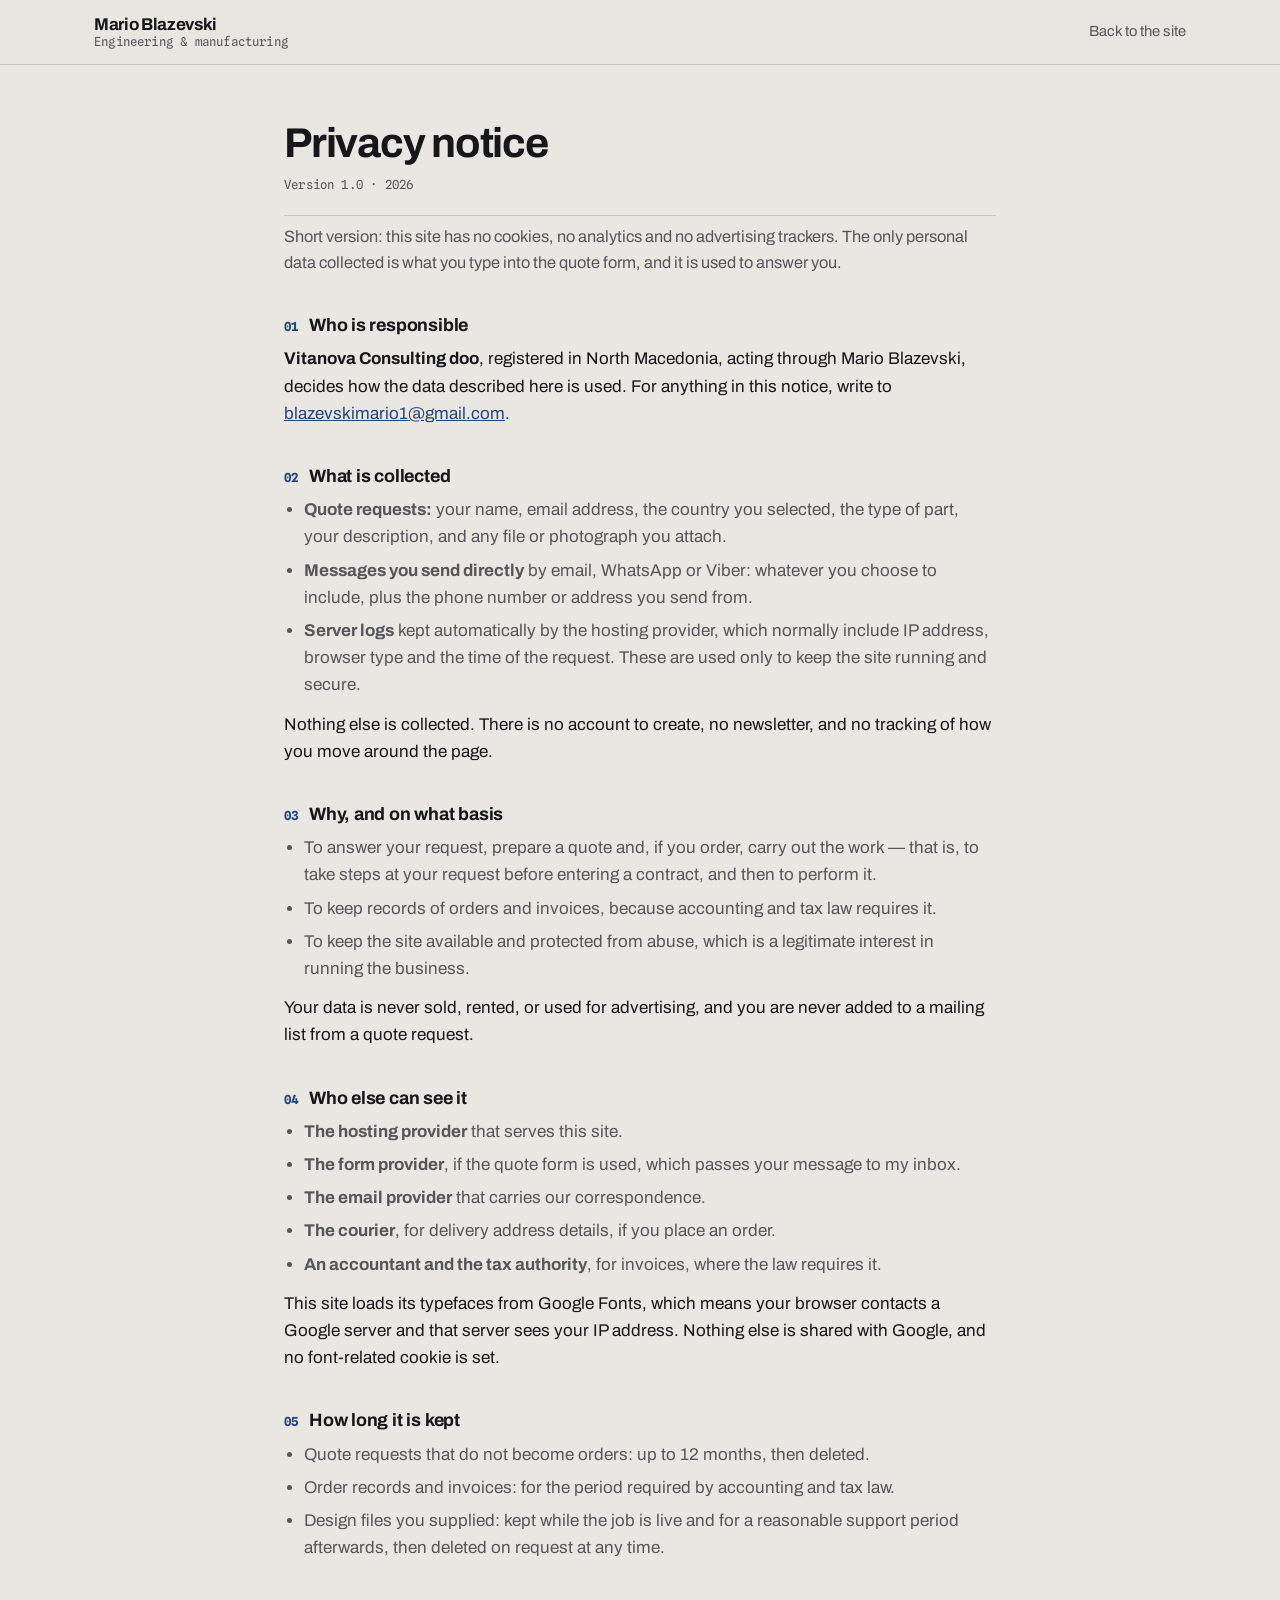
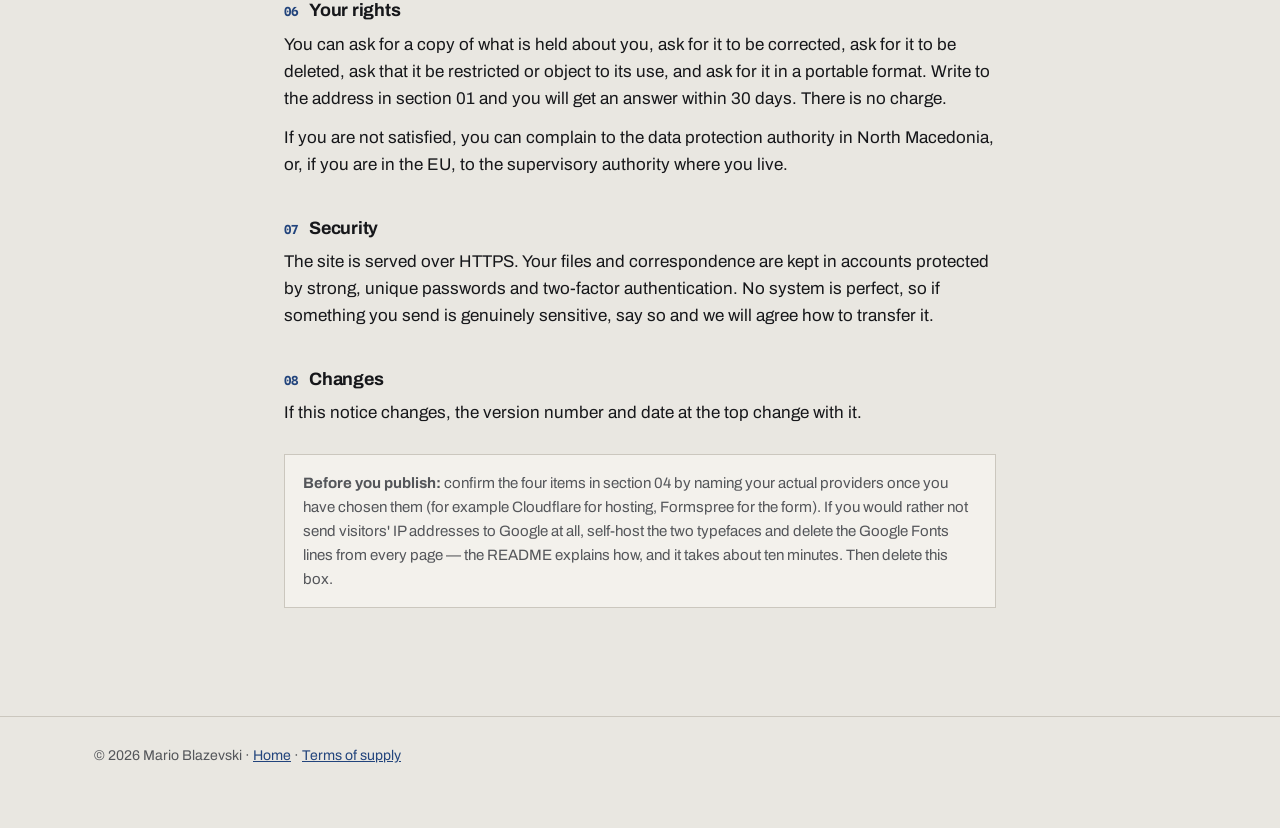
<file: privacy.html>
<!DOCTYPE html>
<html lang="en">
<head>
<meta charset="utf-8">
<meta name="viewport" content="width=device-width, initial-scale=1">
<title>Privacy notice — Mario Blazevski</title>
<meta name="description" content="What this site collects when you request a quote, why, how long it is kept, and your rights over it.">
<link rel="icon" href="/favicon.svg" type="image/svg+xml">
<link rel="preconnect" href="https://fonts.googleapis.com">
<link rel="preconnect" href="https://fonts.gstatic.com" crossorigin>
<link href="https://fonts.googleapis.com/css2?family=Archivo:wght@400;500;600;700&family=Spline+Sans+Mono:wght@400;500&display=swap" rel="stylesheet">
<link rel="stylesheet" href="doc.css">
</head>
<body>
<header>
  <div class="wrap">
    <a class="brand" href="index.html"><b>Mario Blazevski</b><span class="mono">Engineering &amp; manufacturing</span></a>
    <a class="back" href="index.html">Back to the site</a>
  </div>
</header>

<main>
<div class="wrap">
  <h1>Privacy notice</h1>
  <p class="meta mono">Version 1.0 · <span id="d">2026</span></p>
  <p class="lede">Short version: this site has no cookies, no analytics and no advertising trackers. The only personal data collected is what you type into the quote form, and it is used to answer you.</p>

  <h2><span class="num">01</span>Who is responsible</h2>
  <p><strong id="co">Vitanova Consulting doo</strong><span id="coid"></span>, registered in North Macedonia, acting through Mario Blazevski, decides how the data described here is used. For anything in this notice, write to <a id="mail" href="#">email</a>.</p>

  <h2><span class="num">02</span>What is collected</h2>
  <ul>
    <li><strong>Quote requests:</strong> your name, email address, the country you selected, the type of part, your description, and any file or photograph you attach.</li>
    <li><strong>Messages you send directly</strong> by email, WhatsApp or Viber: whatever you choose to include, plus the phone number or address you send from.</li>
    <li><strong>Server logs</strong> kept automatically by the hosting provider, which normally include IP address, browser type and the time of the request. These are used only to keep the site running and secure.</li>
  </ul>
  <p>Nothing else is collected. There is no account to create, no newsletter, and no tracking of how you move around the page.</p>

  <h2><span class="num">03</span>Why, and on what basis</h2>
  <ul>
    <li>To answer your request, prepare a quote and, if you order, carry out the work — that is, to take steps at your request before entering a contract, and then to perform it.</li>
    <li>To keep records of orders and invoices, because accounting and tax law requires it.</li>
    <li>To keep the site available and protected from abuse, which is a legitimate interest in running the business.</li>
  </ul>
  <p>Your data is never sold, rented, or used for advertising, and you are never added to a mailing list from a quote request.</p>

  <h2><span class="num">04</span>Who else can see it</h2>
  <ul>
    <li><strong>The hosting provider</strong> that serves this site.</li>
    <li><strong>The form provider</strong>, if the quote form is used, which passes your message to my inbox.</li>
    <li><strong>The email provider</strong> that carries our correspondence.</li>
    <li><strong>The courier</strong>, for delivery address details, if you place an order.</li>
    <li><strong>An accountant and the tax authority</strong>, for invoices, where the law requires it.</li>
  </ul>
  <p>This site loads its typefaces from Google Fonts, which means your browser contacts a Google server and that server sees your IP address. Nothing else is shared with Google, and no font-related cookie is set.</p>

  <h2><span class="num">05</span>How long it is kept</h2>
  <ul>
    <li>Quote requests that do not become orders: up to 12 months, then deleted.</li>
    <li>Order records and invoices: for the period required by accounting and tax law.</li>
    <li>Design files you supplied: kept while the job is live and for a reasonable support period afterwards, then deleted on request at any time.</li>
  </ul>

  <h2><span class="num">06</span>Your rights</h2>
  <p>You can ask for a copy of what is held about you, ask for it to be corrected, ask for it to be deleted, ask that it be restricted or object to its use, and ask for it in a portable format. Write to the address in section 01 and you will get an answer within 30 days. There is no charge.</p>
  <p>If you are not satisfied, you can complain to the data protection authority in North Macedonia, or, if you are in the EU, to the supervisory authority where you live.</p>

  <h2><span class="num">07</span>Security</h2>
  <p>The site is served over HTTPS. Your files and correspondence are kept in accounts protected by strong, unique passwords and two-factor authentication. No system is perfect, so if something you send is genuinely sensitive, say so and we will agree how to transfer it.</p>

  <h2><span class="num">08</span>Changes</h2>
  <p>If this notice changes, the version number and date at the top change with it.</p>

  <div class="note">
    <strong>Before you publish:</strong> confirm the four items in section 04 by naming your actual providers once you have chosen them (for example Cloudflare for hosting, Formspree for the form). If you would rather not send visitors' IP addresses to Google at all, self-host the two typefaces and delete the Google Fonts lines from every page — the README explains how, and it takes about ten minutes. Then delete this box.
  </div>
</div>
</main>

<footer>
  <div class="wrap">
    <p>© <span id="yr">2026</span> Mario Blazevski · <a href="index.html">Home</a> · <a href="terms.html">Terms of supply</a></p>
  </div>
</footer>

<script src="config.js"></script>
<script>
(function(){
  var C = window.SITE || {};
  var y = new Date().getFullYear();
  document.getElementById('yr').textContent = y;
  document.getElementById('d').textContent = y;
  if (C.company) document.getElementById('co').textContent = C.company;
  if (C.companyId) document.getElementById('coid').textContent = ' (' + C.companyId + ')';
  var m = document.getElementById('mail');
  if (C.email){ m.href = 'mailto:' + C.email; m.textContent = C.email; }
})();
</script>
</body>
</html>
</file>
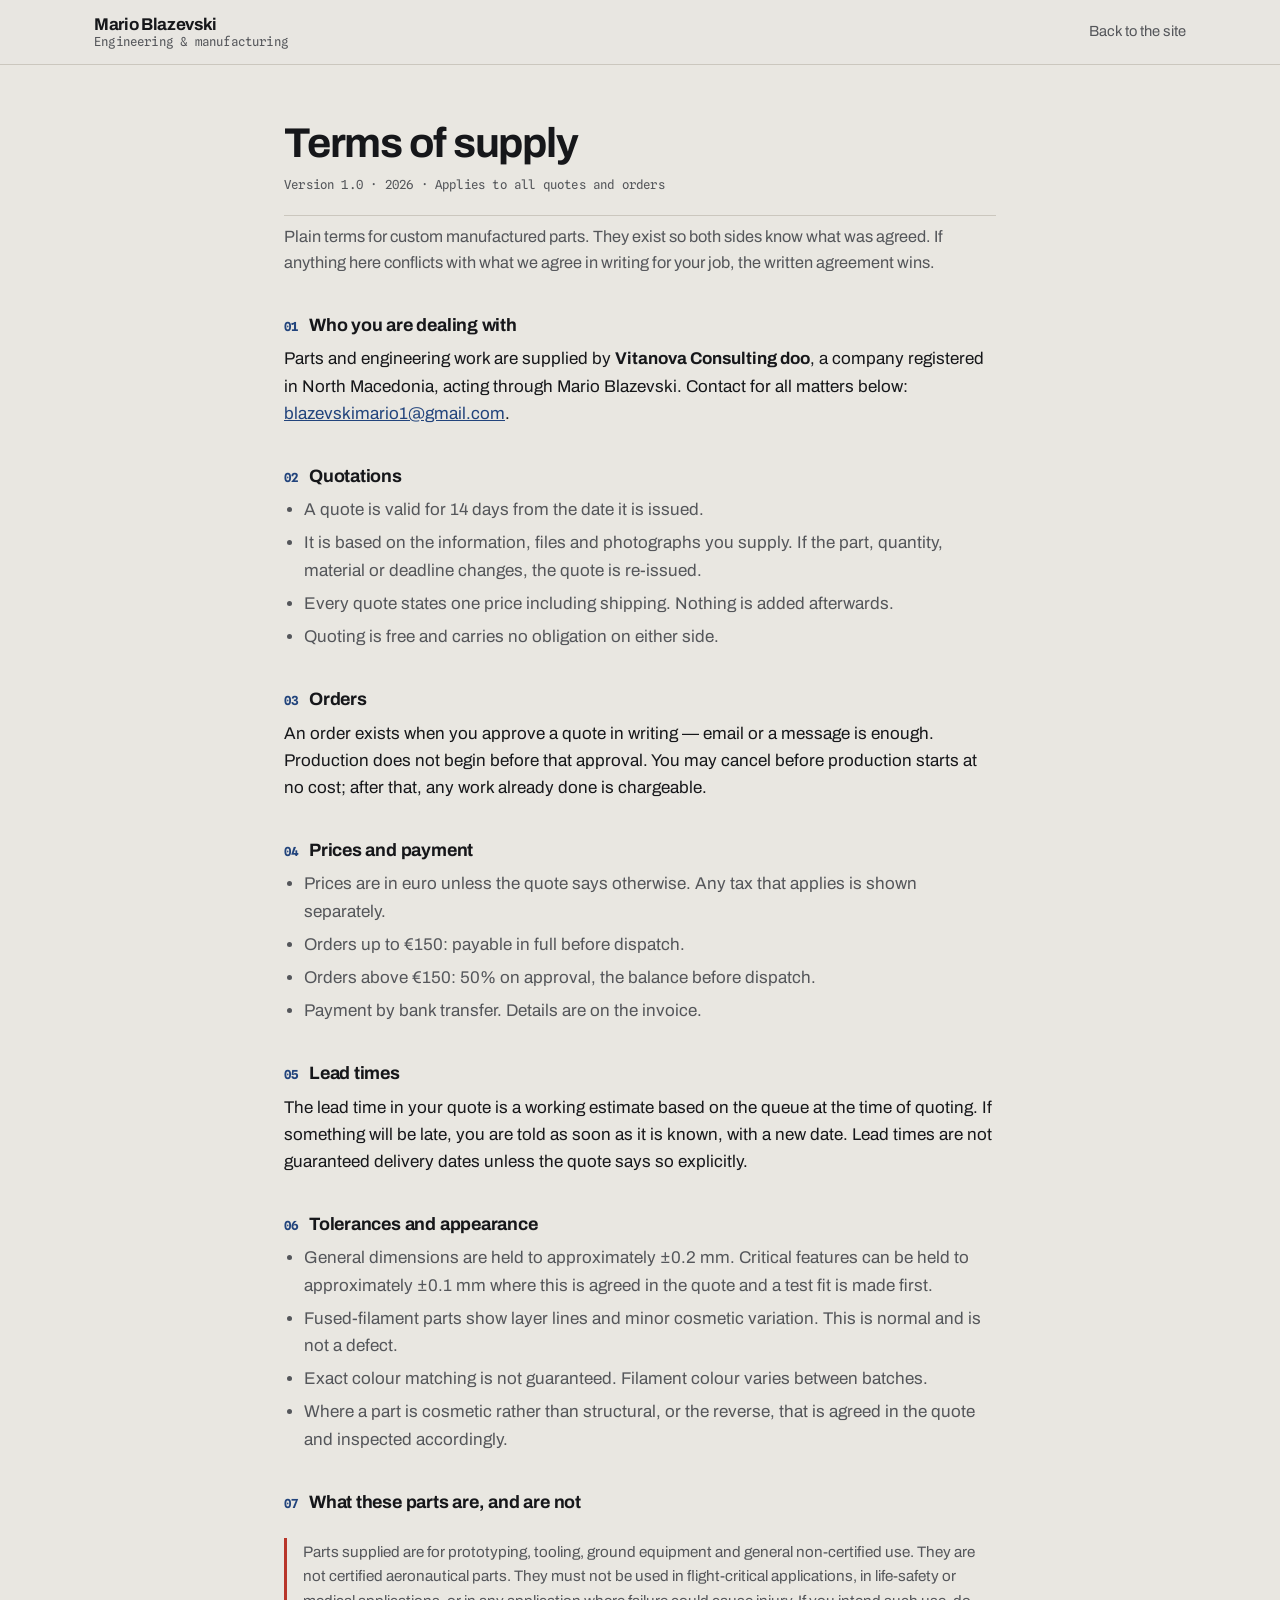
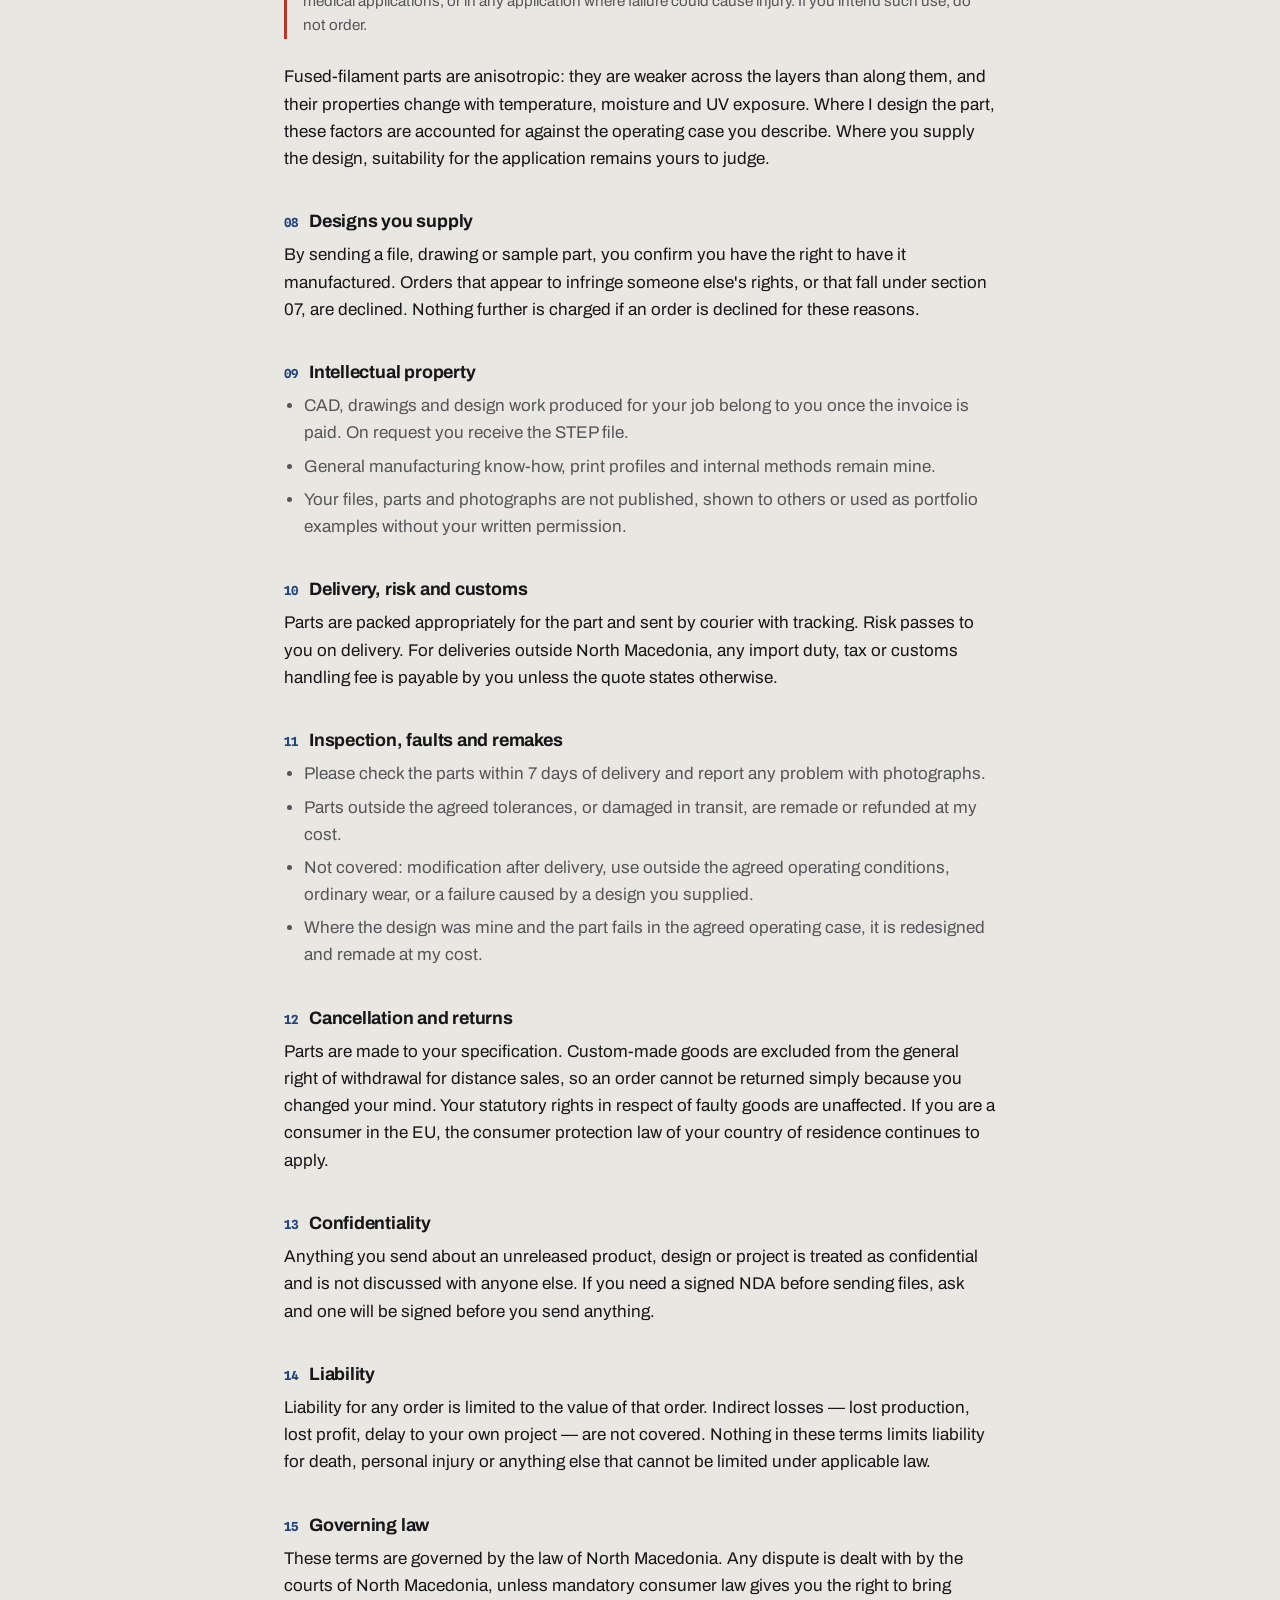
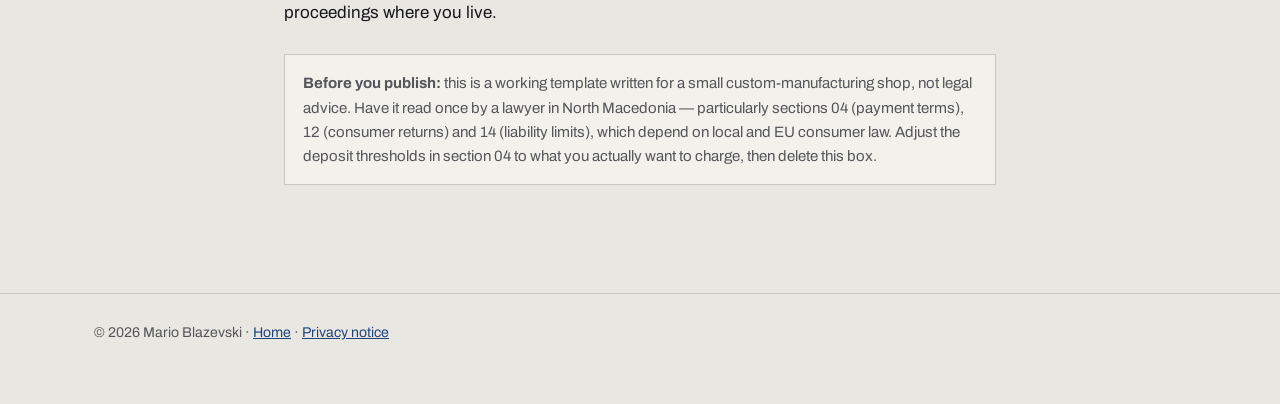
<file: terms.html>
<!DOCTYPE html>
<html lang="en">
<head>
<meta charset="utf-8">
<meta name="viewport" content="width=device-width, initial-scale=1">
<title>Terms of supply — Mario Blazevski</title>
<meta name="description" content="Terms of supply for custom manufactured parts: quotes, payment, lead times, tolerances, faults and remakes, intellectual property, and limits of use.">
<meta name="robots" content="index,follow">
<link rel="icon" href="/favicon.svg" type="image/svg+xml">
<link rel="preconnect" href="https://fonts.googleapis.com">
<link rel="preconnect" href="https://fonts.gstatic.com" crossorigin>
<link href="https://fonts.googleapis.com/css2?family=Archivo:wght@400;500;600;700&family=Spline+Sans+Mono:wght@400;500&display=swap" rel="stylesheet">
<link rel="stylesheet" href="doc.css">
</head>
<body>
<header>
  <div class="wrap">
    <a class="brand" href="index.html"><b>Mario Blazevski</b><span class="mono">Engineering &amp; manufacturing</span></a>
    <a class="back" href="index.html">Back to the site</a>
  </div>
</header>

<main>
<div class="wrap">
  <h1>Terms of supply</h1>
  <p class="meta mono">Version 1.0 · <span id="d">2026</span> · Applies to all quotes and orders</p>
  <p class="lede">Plain terms for custom manufactured parts. They exist so both sides know what was agreed. If anything here conflicts with what we agree in writing for your job, the written agreement wins.</p>

  <h2><span class="num">01</span>Who you are dealing with</h2>
  <p>Parts and engineering work are supplied by <strong id="co">Vitanova Consulting doo</strong><span id="coid"></span>, a company registered in North Macedonia, acting through Mario Blazevski. Contact for all matters below: <a id="mail" href="#">email</a>.</p>

  <h2><span class="num">02</span>Quotations</h2>
  <ul>
    <li>A quote is valid for 14 days from the date it is issued.</li>
    <li>It is based on the information, files and photographs you supply. If the part, quantity, material or deadline changes, the quote is re-issued.</li>
    <li>Every quote states one price including shipping. Nothing is added afterwards.</li>
    <li>Quoting is free and carries no obligation on either side.</li>
  </ul>

  <h2><span class="num">03</span>Orders</h2>
  <p>An order exists when you approve a quote in writing — email or a message is enough. Production does not begin before that approval. You may cancel before production starts at no cost; after that, any work already done is chargeable.</p>

  <h2><span class="num">04</span>Prices and payment</h2>
  <ul>
    <li>Prices are in euro unless the quote says otherwise. Any tax that applies is shown separately.</li>
    <li>Orders up to €150: payable in full before dispatch.</li>
    <li>Orders above €150: 50% on approval, the balance before dispatch.</li>
    <li>Payment by bank transfer. Details are on the invoice.</li>
  </ul>

  <h2><span class="num">05</span>Lead times</h2>
  <p>The lead time in your quote is a working estimate based on the queue at the time of quoting. If something will be late, you are told as soon as it is known, with a new date. Lead times are not guaranteed delivery dates unless the quote says so explicitly.</p>

  <h2><span class="num">06</span>Tolerances and appearance</h2>
  <ul>
    <li>General dimensions are held to approximately ±0.2 mm. Critical features can be held to approximately ±0.1 mm where this is agreed in the quote and a test fit is made first.</li>
    <li>Fused-filament parts show layer lines and minor cosmetic variation. This is normal and is not a defect.</li>
    <li>Exact colour matching is not guaranteed. Filament colour varies between batches.</li>
    <li>Where a part is cosmetic rather than structural, or the reverse, that is agreed in the quote and inspected accordingly.</li>
  </ul>

  <h2><span class="num">07</span>What these parts are, and are not</h2>
  <p class="callout">Parts supplied are for prototyping, tooling, ground equipment and general non-certified use. They are not certified aeronautical parts. They must not be used in flight-critical applications, in life-safety or medical applications, or in any application where failure could cause injury. If you intend such use, do not order.</p>
  <p>Fused-filament parts are anisotropic: they are weaker across the layers than along them, and their properties change with temperature, moisture and UV exposure. Where I design the part, these factors are accounted for against the operating case you describe. Where you supply the design, suitability for the application remains yours to judge.</p>

  <h2><span class="num">08</span>Designs you supply</h2>
  <p>By sending a file, drawing or sample part, you confirm you have the right to have it manufactured. Orders that appear to infringe someone else's rights, or that fall under section 07, are declined. Nothing further is charged if an order is declined for these reasons.</p>

  <h2><span class="num">09</span>Intellectual property</h2>
  <ul>
    <li>CAD, drawings and design work produced for your job belong to you once the invoice is paid. On request you receive the STEP file.</li>
    <li>General manufacturing know-how, print profiles and internal methods remain mine.</li>
    <li>Your files, parts and photographs are not published, shown to others or used as portfolio examples without your written permission.</li>
  </ul>

  <h2><span class="num">10</span>Delivery, risk and customs</h2>
  <p>Parts are packed appropriately for the part and sent by courier with tracking. Risk passes to you on delivery. For deliveries outside North Macedonia, any import duty, tax or customs handling fee is payable by you unless the quote states otherwise.</p>

  <h2><span class="num">11</span>Inspection, faults and remakes</h2>
  <ul>
    <li>Please check the parts within 7 days of delivery and report any problem with photographs.</li>
    <li>Parts outside the agreed tolerances, or damaged in transit, are remade or refunded at my cost.</li>
    <li>Not covered: modification after delivery, use outside the agreed operating conditions, ordinary wear, or a failure caused by a design you supplied.</li>
    <li>Where the design was mine and the part fails in the agreed operating case, it is redesigned and remade at my cost.</li>
  </ul>

  <h2><span class="num">12</span>Cancellation and returns</h2>
  <p>Parts are made to your specification. Custom-made goods are excluded from the general right of withdrawal for distance sales, so an order cannot be returned simply because you changed your mind. Your statutory rights in respect of faulty goods are unaffected. If you are a consumer in the EU, the consumer protection law of your country of residence continues to apply.</p>

  <h2><span class="num">13</span>Confidentiality</h2>
  <p>Anything you send about an unreleased product, design or project is treated as confidential and is not discussed with anyone else. If you need a signed NDA before sending files, ask and one will be signed before you send anything.</p>

  <h2><span class="num">14</span>Liability</h2>
  <p>Liability for any order is limited to the value of that order. Indirect losses — lost production, lost profit, delay to your own project — are not covered. Nothing in these terms limits liability for death, personal injury or anything else that cannot be limited under applicable law.</p>

  <h2><span class="num">15</span>Governing law</h2>
  <p>These terms are governed by the law of North Macedonia. Any dispute is dealt with by the courts of North Macedonia, unless mandatory consumer law gives you the right to bring proceedings where you live.</p>

  <div class="note">
    <strong>Before you publish:</strong> this is a working template written for a small custom-manufacturing shop, not legal advice. Have it read once by a lawyer in North Macedonia — particularly sections 04 (payment terms), 12 (consumer returns) and 14 (liability limits), which depend on local and EU consumer law. Adjust the deposit thresholds in section 04 to what you actually want to charge, then delete this box.
  </div>
</div>
</main>

<footer>
  <div class="wrap">
    <p>© <span id="yr">2026</span> Mario Blazevski · <a href="index.html">Home</a> · <a href="privacy.html">Privacy notice</a></p>
  </div>
</footer>

<script src="config.js"></script>
<script>
(function(){
  var C = window.SITE || {};
  var y = new Date().getFullYear();
  document.getElementById('yr').textContent = y;
  document.getElementById('d').textContent = y;
  if (C.company) document.getElementById('co').textContent = C.company;
  if (C.companyId) document.getElementById('coid').textContent = ' (' + C.companyId + ')';
  var m = document.getElementById('mail');
  if (C.email){ m.href = 'mailto:' + C.email; m.textContent = C.email; }
})();
</script>
</body>
</html>
</file>
<file: doc.css>
:root{
  --paper:#e9e7e1; --paper-2:#f3f1ec; --ink:#16171a; --ink-2:#54565a;
  --rule:#cbc7be; --blue:#22447c; --red:#b8362a;
}
*{box-sizing:border-box}
body{
  margin:0;background:var(--paper);color:var(--ink);
  font-family:Archivo,"Helvetica Neue",Arial,sans-serif;
  font-size:17px;line-height:1.6;-webkit-font-smoothing:antialiased;
}
.mono{font-family:"Spline Sans Mono",ui-monospace,Menlo,monospace;font-size:.775rem;letter-spacing:.015em}
.wrap{max-width:760px;margin:0 auto;padding:0 24px}
a{color:var(--blue)}
a:focus-visible{outline:2px solid var(--blue);outline-offset:3px}
header{border-bottom:1px solid var(--rule);background:rgba(233,231,225,.96)}
header .wrap{display:flex;align-items:center;justify-content:space-between;gap:20px;height:64px;max-width:1140px}
.brand{text-decoration:none;color:var(--ink);line-height:1.15}
.brand b{display:block;font-weight:700;letter-spacing:-.02em}
.brand span{display:block;color:var(--ink-2)}
.back{text-decoration:none;color:var(--ink-2);font-size:.92rem}
.back:hover{color:var(--ink)}
main{padding:56px 0 80px}
h1{font-size:clamp(1.9rem,4.4vw,2.6rem);letter-spacing:-.03em;line-height:1.06;margin:0 0 10px}
h2{font-size:1.12rem;letter-spacing:-.012em;margin:38px 0 8px;line-height:1.3}
h2 .num{color:var(--blue);font-family:"Spline Sans Mono",monospace;font-size:.78rem;margin-right:10px;letter-spacing:.04em}
p{margin:0 0 12px}
ul{margin:0 0 12px;padding-left:20px;color:var(--ink-2)}
li{margin-bottom:6px}
.meta{color:var(--ink-2);border-bottom:1px solid var(--rule);padding-bottom:20px;margin-bottom:8px}
.lede{color:var(--ink-2);font-size:1.02rem}
.callout{border-left:3px solid var(--red);padding:2px 0 2px 16px;margin:24px 0;color:var(--ink-2);font-size:.95rem}
.note{border:1px solid var(--rule);background:var(--paper-2);padding:16px 18px;margin:28px 0;font-size:.94rem;color:var(--ink-2)}
footer{border-top:1px solid var(--rule);padding:28px 0 48px;color:var(--ink-2);font-size:.88rem}
footer .wrap{max-width:1140px}
.center{text-align:center;padding:90px 0}
.btn{display:inline-block;padding:13px 22px;text-decoration:none;font-weight:600;font-size:.95rem;
  border:1px solid var(--ink);background:var(--ink);color:var(--paper);margin-top:22px}
.btn:hover{background:#000}
@media print{header,footer,.back{display:none}body{background:#fff;font-size:11pt}}
</file>
